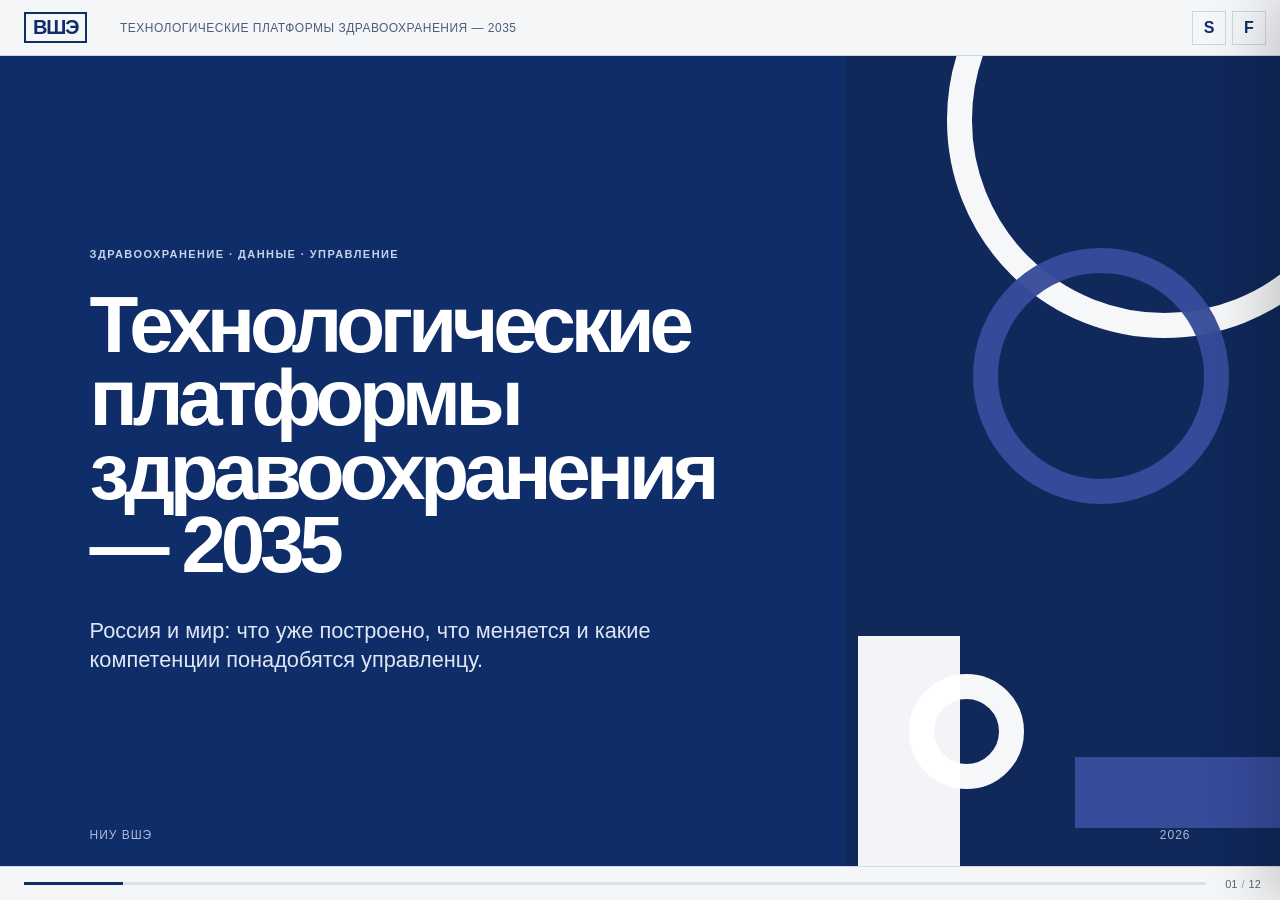
<file: index.html>
<!doctype html>
<html lang="ru">
<head>
  <meta charset="utf-8" />
  <meta name="viewport" content="width=device-width, initial-scale=1, viewport-fit=cover" />
  <meta name="theme-color" content="#0f2d69" />
  <meta name="description" content="Технологические платформы здравоохранения — 2035. Россия и мир: инфраструктура, ИИ, данные и управленческие компетенции." />
  <title>Технологические платформы здравоохранения — 2035</title>
  <link rel="stylesheet" href="styles.css" />
</head>
<body>
  <div class="deck" id="deck" aria-live="polite">
    <header class="chrome" aria-label="Навигация презентации">
      <div class="hse-wordmark" aria-label="НИУ ВШЭ"><span>ВШЭ</span></div>
      <div class="chrome-title">Технологические платформы здравоохранения — 2035</div>
      <div class="chrome-actions">
        <button class="chrome-btn" id="sourceBtn" type="button" aria-label="Источники">S</button>
        <button class="chrome-btn" id="fullscreenBtn" type="button" aria-label="Полноэкранный режим">F</button>
      </div>
    </header>

    <main class="slides" id="slides">
      <section class="slide slide--title is-active" data-slide="1" data-title="Технологические платформы здравоохранения — 2035">
        <div class="title-grid">
          <div class="title-main">
            <div class="kicker">Здравоохранение · данные · управление</div>
            <h1>Технологические платформы<br>здравоохранения — 2035</h1>
            <p class="title-sub">Россия и мир: что уже построено, что меняется и какие компетенции понадобятся управленцу.</p>
          </div>
          <div class="title-pattern" aria-hidden="true">
            <div class="pattern-circle pc-1"></div><div class="pattern-circle pc-2"></div><div class="pattern-circle pc-3"></div>
            <div class="pattern-block pb-1"></div><div class="pattern-block pb-2"></div>
          </div>
        </div>
        <div class="title-footer"><span>НИУ ВШЭ</span><span>2026</span></div>
      </section>

      <section class="slide" data-slide="2" data-title="Почему это стало системной задачей">
        <div class="eyebrow">01 · Контекст</div>
        <h2>Проблема не в нехватке приложений.<br><span class="accent">Проблема — в производительности системы.</span></h2>
        <div class="stats-3">
          <article class="stat-card stat-card--navy">
            <div class="stat-value">11,1 <small>млн</small></div>
            <p>прогнозируемый дефицит медработников в мире к 2030 году</p>
            <div class="stat-source">ВОЗ [2]</div>
          </article>
          <article class="stat-card">
            <div class="stat-value">72,8</div>
            <p>года — ожидаемая продолжительность жизни в России в 2024 году</p>
            <div class="mini-target"><span>78</span><i>2030</i><span>81</span><i>2036</i></div>
            <div class="stat-source">Росстат / Указ №309 [3–4]</div>
          </article>
          <article class="stat-card">
            <div class="stat-value">7 из 10</div>
            <p>врачей в США видят в ИИ способ автоматизировать задачи, ведущие к выгоранию</p>
            <div class="stat-source">AMA [10]</div>
          </article>
        </div>
        <p class="slide-thesis">Цифровая платформа нужна не ради цифровизации как таковой: она должна связывать данные, маршруты и решения так, чтобы система работала быстрее и точнее.</p>
      </section>

      <section class="slide" data-slide="3" data-title="ИИ уже стал частью практики">
        <div class="eyebrow">02 · Мир сегодня</div>
        <div class="split-head">
          <h2>ИИ уже стал частью практики.<br><span class="accent">Регулирование догоняет.</span></h2>
          <p>Основной рост пока происходит в прикладных, узких задачах — особенно в визуализации, документации и работе с медицинской информацией.</p>
        </div>
        <div class="world-grid">
          <article class="chart-panel">
            <div class="panel-label">Врачи США, использующие ИИ в работе</div>
            <div class="bars" aria-label="38 процентов в 2023, 66 в 2024, 81 в 2026">
              <div class="bar-col"><div class="bar" style="--v:38"><b>38%</b></div><span>2023</span></div>
              <div class="bar-col"><div class="bar" style="--v:66"><b>66%</b></div><span>2024</span></div>
              <div class="bar-col"><div class="bar" style="--v:81"><b>81%</b></div><span>2026</span></div>
            </div>
            <div class="panel-source">AMA [10–11]</div>
          </article>
          <article class="metric-panel metric-panel--blue">
            <div class="metric-number">1 524</div>
            <div class="metric-title">записи об авторизации ИИ-медизделий FDA</div>
            <div class="metric-note">с 1995 по март 2026</div>
            <div class="metric-rule"></div>
            <div class="metric-small"><b>76%</b> устройств, одобренных в IV кв. 2025 года, относятся к радиологии.</div>
            <div class="panel-source">[5–6]</div>
          </article>
          <article class="metric-panel">
            <div class="panel-label">Граница текущего рынка</div>
            <p class="quote-like">По данным Исследовательской службы Конгресса США, на июнь 2026 года генеративные AI/LLM-медизделия ещё не были авторизованы FDA.</p>
            <div class="panel-source">CRS [9]</div>
          </article>
        </div>
      </section>

      <section class="slide" data-slide="4" data-title="Технология не равна эффекту">
        <div class="eyebrow">03 · Доказательства</div>
        <h2>Технология ≠ эффект.<br><span class="accent">Результат появляется только после перестройки процесса.</span></h2>
        <div class="evidence-grid">
          <article class="evidence-card">
            <div class="evidence-index">A</div>
            <div>
              <h3>Ambient AI scribe</h3>
              <p>В рандомизированном исследовании UCLA сервис Nabla сократил время на запись о приёме примерно на 41 секунду.</p>
              <div class="before-after"><span>4:30</span><i>→</i><strong>3:49</strong></div>
              <p class="fine">Инструмент использовали лишь в ~30–34% визитов; клинически значимые неточности отмечались «время от времени».</p>
            </div>
            <div class="panel-source">NEJM AI [13]</div>
          </article>
          <article class="evidence-card evidence-card--dark">
            <div class="evidence-index">B</div>
            <div>
              <h3>ИИ в разработке лекарств</h3>
              <p>Rentosertib: и мишень TNIK, и структура молекулы найдены с помощью генеративного ИИ.</p>
              <div class="trial-line"><strong>+98,4 мл</strong><span>FVC за 12 недель на дозе 60 мг</span></div>
              <div class="trial-line trial-line--muted"><strong>−20,3 мл</strong><span>плацебо</span></div>
              <p class="fine">Фаза III начата в июле 2026 года.</p>
            </div>
            <div class="panel-source">Nature Medicine / Insilico [14–15]</div>
          </article>
        </div>
      </section>

      <section class="slide" data-slide="5" data-title="Государства строят инфраструктуру">
        <div class="eyebrow">04 · Платформы</div>
        <h2>Государства строят не набор сервисов.<br><span class="accent">Они строят общий слой данных и доступа.</span></h2>
        <div class="timeline">
          <div class="timeline-years"><span>2027</span><span>2028</span><span>2029</span><span>2030</span><span>2031</span><span>2035</span></div>
          <div class="lane"><div class="lane-name">Англия</div><div class="lane-track"><span class="dot d27">ИИ-скрайбы</span><span class="dot d28">NHS App</span><span class="dot d35">wearables</span><div class="lane-line"></div></div></div>
          <div class="lane"><div class="lane-name">ЕС</div><div class="lane-track"><span class="dot d27">EHDS</span><span class="dot d29">сводка + eRx</span><span class="dot d31">снимки, анализы, геномика</span><div class="lane-line"></div></div></div>
          <div class="lane"><div class="lane-name">Китай</div><div class="lane-track"><span class="dot d30">ИИ в первичном звене</span><div class="lane-line"></div></div></div>
        </div>
        <p class="slide-thesis">Общий вектор один: единая запись, цифровой вход для пациента, интероперабельные данные и встроенный в клинический процесс ИИ.</p>
        <div class="footer-source">NHS [16–18] · EHDS [20–21, 43] · China NHC [22]</div>
      </section>

      <section class="slide" data-slide="6" data-title="Россия: фундамент платформы построен">
        <div class="eyebrow">05 · Россия сегодня</div>
        <div class="split-head">
          <h2>Базовый цифровой контур<br><span class="accent">уже существует.</span></h2>
          <p>Задача следующего этапа — перейти от обмена документами к данным, пригодным для аналитики, ИИ и управления.</p>
        </div>
        <div class="ru-metrics">
          <article><strong>100%</strong><span>государственных и муниципальных медорганизаций с МИС, обменивающихся данными с ЕГИСЗ</span></article>
          <article><strong>1,75 млрд+</strong><span>электронных медицинских документов в ЕГИСЗ</span></article>
          <article><strong>15 млн+</strong><span>телемедицинских консультаций в 2024 году</span></article>
          <article><strong>85</strong><span>субъектов РФ, где применяются ИИ-изделия и сервисы</span></article>
        </div>
        <div class="ru-strip">
          <div><b>59</b><span>зарегистрированных ИИ-медизделий к августу 2026</span></div>
          <div><b>74 региона</b><span>подключены к межрегиональной платформе МосМедИИ</span></div>
          <div><b>16 млн+</b><span>исследований регионов обработано с ИИ к июлю 2026</span></div>
        </div>
        <div class="footer-source">Стратегия развития здравоохранения до 2030 [23] · Росздравнадзор [24–27] · МосМедИИ [29–30]</div>
      </section>

      <section class="slide" data-slide="7" data-title="Главный разрыв — не в инфраструктуре">
        <div class="eyebrow">06 · Разрыв</div>
        <h2>Главный разрыв — не в инфраструктуре.<br><span class="accent">Он в количестве зрелых решений и доказанном эффекте.</span></h2>
        <div class="gap-grid">
          <article class="gap-number">
            <div class="gap-label">ИИ-медизделия</div>
            <div class="gap-compare"><span><b>59</b><i>Россия</i></span><em>vs</em><span><b>1 524</b><i>FDA</i></span></div>
            <p>* Методики учёта различаются; сравнение показывает порядок масштаба, а не прямую эквивалентность реестров.</p>
          </article>
          <article class="gap-list">
            <div class="gap-col"><h3>Фундамент есть</h3><ul><li>ЕГИСЗ и МИС</li><li>телемедицина</li><li>межрегиональные платформы</li><li>стратегические цели до 2030–2035</li></ul></div>
            <div class="gap-col gap-col--need"><h3>Не хватает</h3><ul><li>валидированных продуктов</li><li>данных вместо PDF-документов</li><li>измеримого эффекта в рутине</li><li>пострегистрационного мониторинга</li></ul></div>
          </article>
        </div>
        <div class="footer-source">FDA / Paragon [5] · Росздравнадзор [24–27] · авторский вывод доклада</div>
      </section>

      <section class="slide" data-slide="8" data-title="Пациент 2035">
        <div class="eyebrow">07 · Сценарий 2035</div>
        <h2>Для пациента платформа становится<br><span class="accent">не интерфейсом, а непрерывным контуром помощи.</span></h2>
        <div class="journey">
          <div class="journey-step"><div class="step-n">01</div><h3>Сигналы</h3><p>Носимые устройства, лаборатория, история обращений.</p></div>
          <div class="journey-arrow">→</div>
          <div class="journey-step"><div class="step-n">02</div><h3>Профиль</h3><p>Единая запись и связный цифровой профиль.</p></div>
          <div class="journey-arrow">→</div>
          <div class="journey-step"><div class="step-n">03</div><h3>Риск</h3><p>Раннее выявление и персонализированные рекомендации.</p></div>
          <div class="journey-arrow">→</div>
          <div class="journey-step"><div class="step-n">04</div><h3>Помощь</h3><p>Удалённый мониторинг, клиника, телемедицина — в одном маршруте.</p></div>
          <div class="journey-arrow">→</div>
          <div class="journey-step"><div class="step-n">05</div><h3>Обратная связь</h3><p>Результат лечения возвращается в данные и улучшает следующий выбор.</p></div>
        </div>
        <div class="world-ru-tags"><span>NHS: wearables как стандарт к 2035</span><span>EHDS: единая доступность ключевых данных</span><span>Россия: цифровой профиль + ИИ + дистанционный мониторинг</span></div>
        <div class="footer-source">[16–18, 20, 23, 33, 36]</div>
      </section>

      <section class="slide" data-slide="9" data-title="Платформа 2035">
        <div class="eyebrow">08 · Архитектура</div>
        <h2>Платформа 2035 — это не один продукт.<br><span class="accent">Это правила, данные и сервисы между участниками системы.</span></h2>
        <div class="platform-diagram">
          <div class="platform-side left-side"><span>Пациент</span><span>Клиника</span><span>Лаборатория</span><span>Wearables</span></div>
          <div class="platform-core">
            <div class="core-ring core-ring-1"></div><div class="core-ring core-ring-2"></div>
            <strong>DATA<br>LAYER</strong><small>стандарты · доступ · качество · API</small>
          </div>
          <div class="platform-side right-side"><span>ИИ / CDS</span><span>Регулятор</span><span>Наука</span><span>Фарма</span></div>
          <svg class="platform-lines" viewBox="0 0 1000 360" preserveAspectRatio="none" aria-hidden="true">
            <path d="M155 55 C360 55 360 155 480 175"/><path d="M155 135 C360 135 360 165 480 175"/><path d="M155 225 C360 225 360 185 480 175"/><path d="M155 305 C360 305 360 195 480 175"/>
            <path d="M520 175 C640 155 640 55 845 55"/><path d="M520 175 C640 165 640 135 845 135"/><path d="M520 175 C640 185 640 225 845 225"/><path d="M520 175 C640 195 640 305 845 305"/>
          </svg>
        </div>
        <p class="slide-thesis">Если данные остаются разрозненными, каждый новый ИИ-сервис снова решает задачу интеграции с нуля. Платформа переносит эту работу на общий уровень.</p>
      </section>

      <section class="slide" data-slide="10" data-title="Что может сломать сценарий">
        <div class="eyebrow">09 · Риски</div>
        <h2>Технологический сценарий не гарантирован.<br><span class="accent">Четыре риска важнее самого темпа появления новых моделей.</span></h2>
        <div class="risk-grid">
          <article><div class="risk-no">01</div><h3>Планы ≠ исполнение</h3><p>Даже подробные стратегии упираются в разнородный ИТ-ландшафт, закупки и изменение процессов.</p></article>
          <article><div class="risk-no">02</div><h3>Доказательность</h3><p>Эффект AI-инструментов часто скромнее рекламных обещаний и зависит от реального использования.</p></article>
          <article><div class="risk-no">03</div><h3>Данные и киберриски</h3><p>Чем связнее система, тем выше цена утечки, ошибки доступа или компрометации инфраструктуры.</p></article>
          <article><div class="risk-no">04</div><h3>Люди и навыки</h3><p>Врачи опасаются потери компетенций, но одновременно хотят участвовать в решениях о внедрении и получать обучение.</p></article>
        </div>
        <div class="footer-source">NHS critique [19] · UCLA [13] · Стратегия РФ [23] · AMA [12, 41]</div>
      </section>

      <section class="slide" data-slide="11" data-title="Управленец 2035">
        <div class="eyebrow">10 · Компетенции</div>
        <div class="skills-layout">
          <div>
            <h2>Управленец 2035 должен<br><span class="accent">уметь управлять технологией, а не восхищаться ей.</span></h2>
            <p class="skills-lead">Не обязательно программировать модель. Обязательно понимать, где она работает, как доказать эффект и когда её нужно остановить.</p>
          </div>
          <ol class="skills-list">
            <li><b>ИИ- и дата-грамотность</b><span>данные, валидация, смещения, метрики</span></li>
            <li><b>Управление изменениями</b><span>маршрут, роли, вовлечение врачей</span></li>
            <li><b>Доказательное внедрение</b><span>пилот → метрики → решение о масштабе</span></li>
            <li><b>Управление рисками</b><span>клинический риск, ПДн, кибербезопасность</span></li>
            <li><b>Платформенное мышление</b><span>стандарты, API, экосистема партнёров</span></li>
          </ol>
        </div>
        <div class="skills-foot"><span><b>39%</b> ключевых навыков работников изменятся к 2030</span><span><b>90%</b> рабочих мест NHS потребуют цифровых навыков в горизонте 20 лет</span></div>
        <div class="footer-source">WEF [34] · Topol Review [35] · AMA [41]</div>
      </section>

      <section class="slide slide--final" data-slide="12" data-title="Вывод">
        <div class="final-grid">
          <div class="eyebrow">Вывод</div>
          <h2>К 2035 выиграет не тот,<br>у кого больше ИИ.</h2>
          <p class="final-statement">Выиграет система, которая связала <b>данные</b>, <b>процессы</b>, <b>доказательства</b> и <b>ответственность</b>.</p>
          <div class="final-points"><span>платформа вместо набора изолированных сервисов</span><span>данные вместо электронных документов как конечной цели</span><span>управление внедрением вместо «закупки технологии»</span></div>
        </div>
        <div class="final-mark" aria-hidden="true">2035</div>
      </section>
    </main>

    <footer class="deck-footer">
      <div class="progress"><div class="progress-fill" id="progressFill"></div></div>
      <div class="counter"><span id="currentSlide">01</span><span class="counter-sep">/</span><span id="totalSlides">12</span></div>
    </footer>

    <button class="nav-zone nav-zone--prev" id="prevBtn" aria-label="Предыдущий слайд"></button>
    <button class="nav-zone nav-zone--next" id="nextBtn" aria-label="Следующий слайд"></button>
  </div>

  <aside class="source-drawer" id="sourceDrawer" aria-hidden="true">
    <div class="source-drawer__header"><div><b>Источники</b><span>нумерация совпадает с докладом</span></div><button id="sourceClose" type="button">Закрыть</button></div>
    <div class="source-list" id="sourceList">
      <p><b>[1]</b> ВОЗ. Global Strategy on Digital Health.</p>
      <p><b>[2]</b> ВОЗ. Health workforce: прогноз дефицита 11,1 млн к 2030 г.</p>
      <p><b>[3]</b> Указ Президента РФ №309 от 07.05.2024.</p>
      <p><b>[4]</b> Демоскоп Weekly / предварительная оценка Росстата: ОПЖ 72,8 года в 2024 г.</p>
      <p><b>[5–9]</b> FDA / Paragon Health Institute / CRS: ИИ-медизделия и регулирование.</p>
      <p><b>[10–12, 41]</b> AMA: использование ИИ врачами, отношение к внедрению и обучению.</p>
      <p><b>[13]</b> Lukac P.J. et al. Ambient AI Scribes in Clinical Practice: A Randomized Trial. NEJM AI, 2025.</p>
      <p><b>[14–15]</b> Nature Medicine / Insilico Medicine: rentosertib, фазы IIa–III.</p>
      <p><b>[16–19, 36]</b> NHS: 10 Year Health Plan, цифровая трансформация и критика внедрения.</p>
      <p><b>[20–21, 42–43]</b> European Health Data Space (EHDS).</p>
      <p><b>[22]</b> China NHC / China Daily: «AI + healthcare» к 2030.</p>
      <p><b>[23–33, 37–38]</b> Россия: Стратегия здравоохранения до 2030, Росздравнадзор, ЕГИСЗ, МосМедИИ, нацпроекты и HealthNet.</p>
      <p><b>[34]</b> World Economic Forum. Future of Jobs Report 2025.</p>
      <p><b>[35]</b> The Topol Review.</p>
      <p class="source-note">Полный список URL и библиографических описаний — в исходном докладе.</p>
    </div>
  </aside>

  <script src="app.js"></script>
</body>
</html>
</file>
<file: styles.css>
:root{
  --navy:#0F2D69;
  --blue:#374B9B;
  --ink:#0B1B38;
  --paper:#F5F6F8;
  --white:#FFFFFF;
  --grey:#939598;
  --line:#D7DBE4;
  --soft:#E9EDF7;
  --accent:#2E5CC7;
  --danger:#A72E43;
  --max:1920px;
}
*{box-sizing:border-box}
html,body{margin:0;width:100%;height:100%;overflow:hidden;background:#071a3b;color:var(--ink);font-family:-apple-system,BlinkMacSystemFont,"Segoe UI",Arial,Helvetica,sans-serif}
button{font:inherit}
.deck{position:relative;width:100vw;height:100vh;background:var(--paper);overflow:hidden}
.chrome{position:absolute;z-index:50;top:0;left:0;right:0;height:56px;display:grid;grid-template-columns:120px 1fr auto;align-items:center;border-bottom:1px solid rgba(15,45,105,.18);background:rgba(245,246,248,.92);backdrop-filter:blur(18px)}
.hse-wordmark{height:100%;display:flex;align-items:center;padding-left:24px;color:var(--navy);font-weight:900;font-size:20px;letter-spacing:-.06em}
.hse-wordmark span{display:inline-block;border:2px solid currentColor;padding:3px 7px 4px;line-height:1}
.chrome-title{font-size:12px;letter-spacing:.04em;text-transform:uppercase;color:#4d5d7a;white-space:nowrap;overflow:hidden;text-overflow:ellipsis}
.chrome-actions{display:flex;gap:6px;padding-right:14px}.chrome-btn{width:34px;height:34px;border:1px solid #cfd5e0;background:transparent;color:var(--navy);cursor:pointer;font-weight:700}.chrome-btn:hover{background:var(--navy);color:white}
.slides{position:absolute;inset:56px 0 34px;overflow:hidden}
.slide{position:absolute;inset:0;padding:clamp(34px,4.3vw,82px) clamp(38px,6vw,116px) clamp(34px,3.8vw,72px);opacity:0;pointer-events:none;transform:translateX(16px);transition:opacity .22s ease,transform .22s ease;background:var(--paper);overflow:hidden}
.slide.is-active{opacity:1;pointer-events:auto;transform:none}
.slide h1,.slide h2,.slide h3,.slide p{margin:0}
.slide h2{font-size:clamp(36px,4.25vw,78px);line-height:.98;letter-spacing:-.055em;font-weight:830;max-width:1500px}
.slide h3{font-size:clamp(20px,1.8vw,32px);line-height:1.08;letter-spacing:-.03em}
.accent{color:var(--blue)}
.eyebrow,.kicker{font-size:clamp(11px,.82vw,15px);text-transform:uppercase;letter-spacing:.13em;font-weight:750;color:var(--blue);margin-bottom:clamp(18px,2.2vw,38px)}
.slide-thesis{font-size:clamp(18px,1.45vw,28px);line-height:1.35;max-width:1340px;margin-top:clamp(24px,2.5vw,44px)!important;color:#31415e}
.footer-source{position:absolute;left:clamp(38px,6vw,116px);bottom:20px;font-size:11px;color:#6f7a8f;letter-spacing:.02em}
.deck-footer{position:absolute;z-index:60;bottom:0;left:0;right:0;height:34px;background:var(--paper);display:grid;grid-template-columns:1fr 74px;align-items:center;border-top:1px solid rgba(15,45,105,.14)}
.progress{height:3px;margin-left:24px;background:#dce1eb}.progress-fill{height:100%;width:8.33%;background:var(--navy);transition:width .22s ease}
.counter{justify-self:center;font-size:11px;color:#57647a;font-variant-numeric:tabular-nums}.counter-sep{padding:0 4px;color:#9aa3b2}
.nav-zone{position:absolute;z-index:20;top:56px;bottom:34px;width:7vw;min-width:34px;border:0;background:transparent;cursor:pointer}.nav-zone--prev{left:0}.nav-zone--next{right:0}.nav-zone:focus-visible{outline:2px solid var(--blue);outline-offset:-2px}

.slide--title{background:var(--navy);color:white;padding:0}
.title-grid{display:grid;grid-template-columns:1.32fr .68fr;height:100%}
.title-main{padding:clamp(68px,7vw,136px) clamp(44px,7vw,136px);display:flex;flex-direction:column;justify-content:center;position:relative;z-index:2}
.slide--title .kicker{color:#c7d3ec;margin-bottom:28px}.slide--title h1{font-size:clamp(56px,6.25vw,116px);line-height:.92;letter-spacing:-.065em;font-weight:850;max-width:1350px}.title-sub{font-size:clamp(20px,1.7vw,32px);line-height:1.34;color:#dfe7f5;max-width:980px;margin-top:34px!important}
.title-pattern{position:relative;overflow:hidden;background:#10285a}.pattern-circle{position:absolute;border-radius:50%;border:clamp(18px,2vw,38px) solid #fff;opacity:.96}.pc-1{width:34vw;height:34vw;right:-8vw;top:-12vw}.pc-2{width:20vw;height:20vw;right:4vw;top:15vw;border-color:#374B9B}.pc-3{width:9vw;height:9vw;right:20vw;bottom:6vw;border-color:#fff}.pattern-block{position:absolute;background:#374B9B}.pb-1{width:16vw;height:5.5vw;right:0;bottom:3vw}.pb-2{width:8vw;height:18vw;left:1vw;bottom:0;background:#fff;opacity:.95}.title-footer{position:absolute;left:clamp(44px,7vw,136px);right:clamp(44px,7vw,136px);bottom:24px;z-index:5;display:flex;justify-content:space-between;color:#aebbd7;font-size:12px;letter-spacing:.08em;text-transform:uppercase}

.stats-3{display:grid;grid-template-columns:repeat(3,1fr);gap:18px;margin-top:clamp(34px,4vw,70px)}.stat-card{min-height:clamp(250px,28vh,360px);padding:clamp(24px,2vw,38px);border:1px solid #ccd3e0;background:white;display:flex;flex-direction:column}.stat-card--navy{background:var(--navy);color:white;border-color:var(--navy)}.stat-value{font-size:clamp(58px,5.6vw,104px);font-weight:850;letter-spacing:-.07em;line-height:.9}.stat-value small{font-size:.42em;letter-spacing:-.04em}.stat-card p{font-size:clamp(16px,1.18vw,23px);line-height:1.28;margin-top:22px!important;max-width:460px}.stat-source{margin-top:auto;font-size:11px;color:#778398}.stat-card--navy .stat-source{color:#bec8de}.mini-target{display:grid;grid-template-columns:auto 1fr auto 1fr;align-items:baseline;gap:8px;margin-top:auto;color:var(--navy)}.mini-target span{font-size:32px;font-weight:800}.mini-target i{font-style:normal;font-size:12px;color:#798399}

.split-head{display:grid;grid-template-columns:1.65fr .65fr;gap:60px;align-items:end}.split-head>p{font-size:clamp(16px,1.2vw,23px);line-height:1.42;color:#4c5a72;padding-bottom:8px}.world-grid{display:grid;grid-template-columns:1.25fr .85fr .9fr;gap:18px;margin-top:clamp(34px,3.5vw,62px)}.chart-panel,.metric-panel{border:1px solid #ccd3e0;background:white;min-height:clamp(330px,39vh,450px);padding:clamp(24px,2vw,38px);position:relative}.panel-label{font-size:12px;text-transform:uppercase;letter-spacing:.08em;color:#66738a;font-weight:700}.bars{height:calc(100% - 52px);display:flex;align-items:flex-end;justify-content:space-around;gap:28px;padding:28px 8px 0}.bar-col{height:100%;flex:1;display:flex;flex-direction:column;justify-content:flex-end;align-items:center;gap:10px;color:#5d6880;font-size:12px}.bar{height:calc(var(--v)*1%);width:min(90px,72%);min-height:72px;background:var(--navy);display:flex;align-items:flex-start;justify-content:center;padding-top:14px;color:white}.bar b{font-size:clamp(20px,1.7vw,30px)}.bar-col:nth-child(2) .bar{background:var(--blue)}.bar-col:nth-child(3) .bar{background:#1e56c6}.panel-source{position:absolute;bottom:16px;left:clamp(24px,2vw,38px);font-size:11px;color:#7a8599}.metric-panel{display:flex;flex-direction:column}.metric-panel--blue{background:var(--navy);color:white;border-color:var(--navy)}.metric-number{font-size:clamp(68px,6vw,108px);font-weight:850;line-height:.9;letter-spacing:-.07em;margin-top:26px}.metric-title{font-size:clamp(18px,1.45vw,26px);font-weight:650;line-height:1.22;margin-top:18px}.metric-note{font-size:13px;color:#aebbd4;margin-top:8px}.metric-rule{height:1px;background:rgba(255,255,255,.28);margin:24px 0}.metric-small{font-size:clamp(14px,1vw,18px);line-height:1.35;color:#d9e1ef}.metric-small b{color:white}.metric-panel--blue .panel-source{color:#b8c4d9}.quote-like{font-size:clamp(21px,1.6vw,30px);font-weight:650;letter-spacing:-.025em;line-height:1.25;margin-top:48px!important;max-width:480px}

.evidence-grid{display:grid;grid-template-columns:1fr 1fr;gap:20px;margin-top:clamp(36px,4vw,68px)}.evidence-card{min-height:clamp(350px,41vh,480px);border:1px solid #cbd2df;background:white;padding:clamp(28px,2.4vw,44px);display:grid;grid-template-columns:64px 1fr;gap:24px;position:relative}.evidence-card--dark{background:var(--navy);color:white;border-color:var(--navy)}.evidence-index{font-size:14px;font-weight:800;color:var(--blue)}.evidence-card--dark .evidence-index{color:#b8c8ea}.evidence-card p{font-size:clamp(16px,1.15vw,22px);line-height:1.42;color:#41506a;margin-top:18px!important;max-width:660px}.evidence-card--dark p{color:#dbe3f2}.before-after{display:flex;align-items:center;gap:18px;margin-top:32px;color:var(--navy)}.before-after span,.before-after strong{font-size:clamp(48px,4vw,74px);line-height:1;font-weight:850;letter-spacing:-.06em}.before-after i{font-style:normal;font-size:28px;color:#8993a5}.evidence-card .fine{font-size:clamp(13px,.95vw,17px);color:#68748a;max-width:690px}.evidence-card--dark .fine{color:#aebbd4}.trial-line{display:grid;grid-template-columns:180px 1fr;align-items:baseline;gap:18px;margin-top:30px}.trial-line strong{font-size:clamp(36px,3vw,58px);letter-spacing:-.05em}.trial-line span{font-size:15px;color:#d5deee}.trial-line--muted strong{color:#9fb0ce}.trial-line--muted span{color:#9fb0ce}

.timeline{margin-top:clamp(40px,4.2vw,78px);border-top:1px solid #c5cedc}.timeline-years{height:50px;display:grid;grid-template-columns:repeat(6,1fr);align-items:center;margin-left:150px;border-bottom:1px solid #d2d8e2;color:#66738a;font-size:12px;font-variant-numeric:tabular-nums}.timeline-years span{text-align:center}.lane{display:grid;grid-template-columns:150px 1fr;min-height:100px;border-bottom:1px solid #d2d8e2;align-items:center}.lane-name{font-size:clamp(20px,1.5vw,28px);font-weight:800;color:var(--navy)}.lane-track{position:relative;height:100%;display:grid;grid-template-columns:repeat(6,1fr);align-items:center}.lane-line{position:absolute;left:8.33%;right:8.33%;top:50%;height:2px;background:#c2cad8}.dot{position:relative;z-index:2;justify-self:center;background:var(--paper);border:2px solid var(--blue);padding:8px 10px;font-size:11px;font-weight:700;color:var(--navy);max-width:150px;text-align:center;line-height:1.15}.d27{grid-column:1}.d28{grid-column:2}.d29{grid-column:3}.d30{grid-column:4}.d31{grid-column:5}.d35{grid-column:6}

.ru-metrics{display:grid;grid-template-columns:repeat(4,1fr);gap:1px;background:#cbd2df;border:1px solid #cbd2df;margin-top:clamp(38px,3.8vw,68px)}.ru-metrics article{background:white;padding:clamp(24px,2.2vw,42px);min-height:clamp(230px,27vh,320px);display:flex;flex-direction:column}.ru-metrics strong{font-size:clamp(48px,4.3vw,80px);line-height:.9;color:var(--navy);letter-spacing:-.06em}.ru-metrics span{font-size:clamp(15px,1vw,19px);line-height:1.32;color:#475570;margin-top:auto}.ru-strip{display:grid;grid-template-columns:repeat(3,1fr);gap:18px;margin-top:18px}.ru-strip>div{padding:16px 20px;border-left:4px solid var(--blue);background:#e8ecf5;display:grid;grid-template-columns:auto 1fr;gap:14px;align-items:baseline}.ru-strip b{font-size:clamp(22px,1.8vw,34px);color:var(--navy);white-space:nowrap}.ru-strip span{font-size:13px;line-height:1.25;color:#56637a}

.gap-grid{display:grid;grid-template-columns:.78fr 1.22fr;gap:22px;margin-top:clamp(36px,4vw,70px)}.gap-number,.gap-list{min-height:clamp(360px,43vh,500px);border:1px solid #cbd2df;background:white;padding:clamp(26px,2.3vw,44px)}.gap-label{font-size:12px;text-transform:uppercase;letter-spacing:.08em;color:#68758b;font-weight:700}.gap-compare{display:grid;grid-template-columns:1fr auto 1fr;gap:18px;align-items:center;margin-top:36px}.gap-compare span{display:flex;flex-direction:column}.gap-compare span:last-child{text-align:right}.gap-compare b{font-size:clamp(66px,5.5vw,104px);line-height:.88;letter-spacing:-.07em;color:var(--navy)}.gap-compare i{font-style:normal;font-size:13px;color:#6f7b90;margin-top:10px}.gap-compare em{font-style:normal;color:#8a94a7}.gap-number p{font-size:12px;line-height:1.35;color:#778398;margin-top:34px!important}.gap-list{display:grid;grid-template-columns:1fr 1fr;padding:0}.gap-col{padding:clamp(28px,2.5vw,48px)}.gap-col--need{background:var(--navy);color:white}.gap-col h3{margin-bottom:28px}.gap-col ul{list-style:none;margin:0;padding:0}.gap-col li{position:relative;padding:14px 0 14px 26px;border-top:1px solid #d8dee8;font-size:clamp(16px,1.08vw,20px);line-height:1.25}.gap-col li::before{content:"";position:absolute;left:0;top:21px;width:8px;height:8px;background:var(--blue)}.gap-col--need li{border-color:rgba(255,255,255,.18)}.gap-col--need li::before{background:white}

.journey{display:grid;grid-template-columns:1fr auto 1fr auto 1fr auto 1fr auto 1fr;gap:12px;align-items:stretch;margin-top:clamp(50px,5vw,88px)}.journey-step{border-top:5px solid var(--navy);padding:22px 8px 0 0}.step-n{font-size:12px;color:#7a8598;margin-bottom:22px}.journey-step p{font-size:clamp(14px,.95vw,18px);line-height:1.35;color:#536079;margin-top:14px!important}.journey-arrow{display:flex;align-items:center;color:#8792a5;font-size:25px;padding:0 4px}.world-ru-tags{display:flex;flex-wrap:wrap;gap:10px;margin-top:clamp(36px,4vw,64px)}.world-ru-tags span{padding:10px 14px;border:1px solid #c8cfdb;background:white;font-size:12px;color:#4b5870}

.platform-diagram{position:relative;height:clamp(320px,40vh,480px);margin-top:clamp(36px,3.6vw,64px);display:grid;grid-template-columns:1fr .8fr 1fr;align-items:center}.platform-side{height:100%;display:grid;grid-template-rows:repeat(4,1fr);gap:10px;z-index:2}.platform-side span{display:flex;align-items:center;justify-content:center;border:1px solid #c4ccda;background:white;font-size:clamp(15px,1.1vw,20px);font-weight:700;color:var(--navy);max-width:240px}.left-side span{justify-self:start;width:82%}.right-side span{justify-self:end;width:82%}.platform-core{position:relative;z-index:3;width:min(27vw,420px);aspect-ratio:1;border-radius:50%;background:var(--navy);justify-self:center;display:flex;flex-direction:column;align-items:center;justify-content:center;color:white;text-align:center}.platform-core strong{font-size:clamp(32px,3vw,58px);line-height:.82;letter-spacing:-.06em}.platform-core small{font-size:11px;color:#b9c5da;margin-top:18px;max-width:210px}.core-ring{position:absolute;border:1px solid #7288b2;border-radius:50%;inset:-22px}.core-ring-2{inset:-44px;border-color:#c4cede}.platform-lines{position:absolute;inset:0;width:100%;height:100%;z-index:1}.platform-lines path{fill:none;stroke:#9aa9c3;stroke-width:2;vector-effect:non-scaling-stroke}

.risk-grid{display:grid;grid-template-columns:repeat(4,1fr);gap:14px;margin-top:clamp(42px,4.5vw,80px)}.risk-grid article{min-height:clamp(320px,38vh,450px);background:white;border:1px solid #cbd2df;padding:clamp(24px,2.1vw,38px);position:relative}.risk-grid article:nth-child(2n){background:#eef1f6}.risk-no{font-size:12px;color:#6f7b91;margin-bottom:48px}.risk-grid h3{color:var(--navy)}.risk-grid p{font-size:clamp(15px,1vw,19px);line-height:1.42;color:#4d5a72;margin-top:20px!important}

.skills-layout{display:grid;grid-template-columns:1.1fr .9fr;gap:70px;margin-top:clamp(26px,2.7vw,48px);align-items:start}.skills-lead{font-size:clamp(18px,1.35vw,25px);line-height:1.42;color:#4c5a72;max-width:780px;margin-top:34px!important}.skills-list{counter-reset:skills;list-style:none;margin:0;padding:0;border-top:1px solid #c7cfdb}.skills-list li{counter-increment:skills;display:grid;grid-template-columns:44px 1fr;gap:10px;padding:16px 0;border-bottom:1px solid #c7cfdb;position:relative}.skills-list li::before{content:"0" counter(skills);font-size:11px;color:#78849a;padding-top:4px}.skills-list b{display:block;font-size:clamp(18px,1.2vw,23px);color:var(--navy);letter-spacing:-.02em}.skills-list span{display:block;font-size:13px;color:#68748a;margin-top:4px}.skills-foot{position:absolute;left:clamp(38px,6vw,116px);right:clamp(38px,6vw,116px);bottom:54px;display:grid;grid-template-columns:1fr 1fr;gap:16px}.skills-foot span{padding:14px 18px;background:#e7ebf3;font-size:13px;color:#526077}.skills-foot b{font-size:20px;color:var(--navy);margin-right:7px}

.slide--final{background:var(--navy);color:white}.final-grid{position:relative;z-index:2;max-width:1250px;height:100%;display:flex;flex-direction:column;justify-content:center}.slide--final .eyebrow{color:#aebbd3}.slide--final h2{font-size:clamp(60px,6.4vw,118px);line-height:.88;max-width:1200px}.final-statement{font-size:clamp(24px,2.05vw,38px);line-height:1.25;max-width:1080px;color:#dce4f1;margin-top:38px!important}.final-statement b{color:white}.final-points{display:flex;gap:12px;flex-wrap:wrap;margin-top:46px}.final-points span{border:1px solid rgba(255,255,255,.28);padding:10px 14px;font-size:12px;color:#c6d1e4}.final-mark{position:absolute;right:-3vw;bottom:-8vw;font-size:clamp(180px,23vw,440px);font-weight:900;letter-spacing:-.1em;color:#183a7d;line-height:1;z-index:1}

.source-drawer{position:fixed;z-index:200;top:0;right:0;width:min(620px,92vw);height:100vh;background:white;box-shadow:-24px 0 60px rgba(0,0,0,.22);transform:translateX(102%);transition:transform .25s ease;display:flex;flex-direction:column}.source-drawer.is-open{transform:none}.source-drawer__header{padding:24px 28px;border-bottom:1px solid #d8dde6;display:flex;justify-content:space-between;align-items:center}.source-drawer__header b{display:block;font-size:24px;color:var(--navy)}.source-drawer__header span{display:block;font-size:12px;color:#7a8599;margin-top:4px}.source-drawer__header button{border:1px solid #c7ceda;background:white;padding:8px 12px;color:var(--navy);cursor:pointer}.source-list{padding:24px 28px 60px;overflow:auto}.source-list p{font-size:14px;line-height:1.45;color:#48566e;margin:0;padding:11px 0;border-bottom:1px solid #eceef2}.source-list b{color:var(--navy)}.source-note{color:#7b8597!important;font-size:12px!important;border:0!important;margin-top:18px!important}

@media (max-width:1000px){
  .chrome{grid-template-columns:86px 1fr auto}.chrome-title{font-size:10px}.slide{padding-left:42px;padding-right:42px}.slide h2{font-size:clamp(34px,5vw,56px)}
  .stats-3,.world-grid,.risk-grid{gap:10px}.stat-card p,.metric-title{font-size:15px}.title-grid{grid-template-columns:1fr .42fr}.split-head{grid-template-columns:1.4fr .6fr;gap:26px}.ru-strip span{display:none}.skills-layout{gap:28px}
}
@media (max-width:760px){
  html,body{overflow:auto;background:var(--paper)}.deck{height:auto;overflow:visible}.chrome{position:fixed}.slides{position:relative;inset:auto;padding-top:56px}.slide{position:relative;inset:auto;opacity:1!important;transform:none!important;pointer-events:auto;min-height:100svh;padding:86px 22px 58px;border-bottom:10px solid #dfe4ed}.deck-footer,.nav-zone{display:none}.title-grid,.stats-3,.world-grid,.evidence-grid,.ru-metrics,.gap-grid,.skills-layout,.risk-grid{grid-template-columns:1fr}.slide--title{min-height:100svh}.title-grid{height:auto;min-height:100svh}.title-pattern{display:none}.title-main{padding:110px 24px}.split-head{grid-template-columns:1fr}.journey{grid-template-columns:1fr}.journey-arrow{transform:rotate(90deg);justify-content:center}.timeline{overflow-x:auto}.timeline-years,.lane{min-width:780px}.platform-diagram{grid-template-columns:1fr;height:auto;gap:18px}.platform-lines{display:none}.platform-side{grid-template-columns:repeat(2,1fr);grid-template-rows:auto}.platform-side span,.left-side span,.right-side span{width:100%;max-width:none;justify-self:auto;padding:14px}.platform-core{width:58vw}.skills-foot{position:static;margin-top:28px;grid-template-columns:1fr}.footer-source{position:static;margin-top:20px}.final-mark{display:none}.source-drawer{width:100%}}
@media (prefers-reduced-motion:reduce){.slide,.source-drawer,.progress-fill{transition:none}}
</file>
